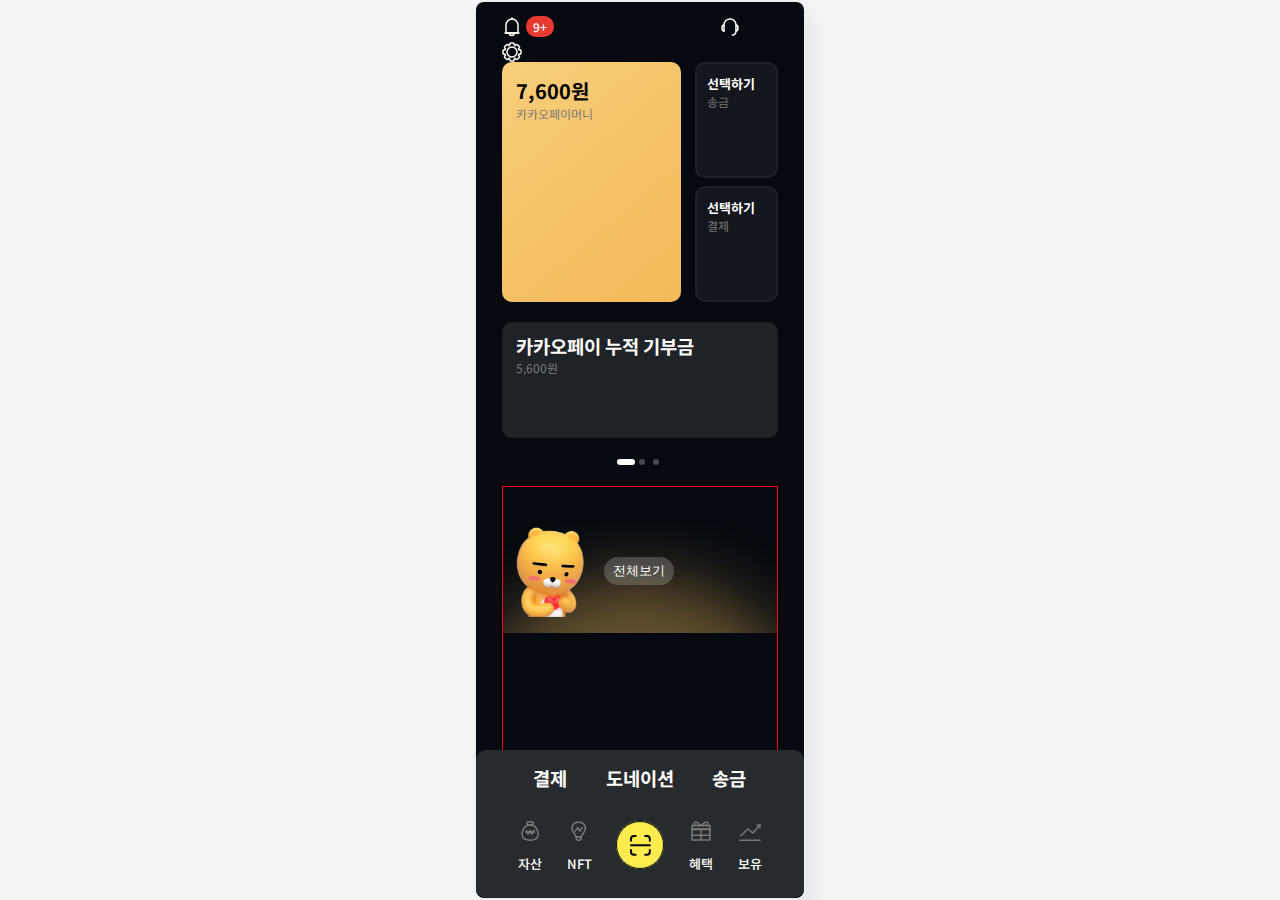
<file: index.html>
<!DOCTYPE html>
<html lang="en">
<head>
    <meta charset="UTF-8">
    <meta http-equiv="X-UA-Compatible" content="IE=edge">
    <meta name="viewport" content="width=device-width, initial-scale=1.0" user-scalable="yes">
    <link rel="preconnect" href="https://fonts.googleapis.com">
    <link rel="preconnect" href="https://fonts.gstatic.com" crossorigin>
    <link href="https://fonts.googleapis.com/css2?family=Noto+Sans+KR&display=swap" rel="stylesheet">
    <link rel="stylesheet" href="./css/style.css">
    <link rel="stylesheet" href="./css/moblie.css">
    <title>cojam-donation</title>
</head>
<body>
    <div id="wrapper">
        <div id="wrapper-inner">
            <nav class="top-bar">
                <ul class="top-bar-container">
                    <li><img src="./asset/img/icon/bell-white-icon.svg"></li>
                    <li><img src="./asset/img/icon/sounds-white-icon.svg"></li>
                    <li><img src="./asset/img/icon/setting-white-icon.svg"></li>
                </ul>
            </nav>

            <main class="content">
                <div class="have-money">
                    <div class="have-inner">
                        <h3>7,600원</h3>
                        <span>카카오페이머니</span>
                    </div>
                </div>

                <div class="chose-pay-twobox">
                    <div class="top-pay paybox">
                        <p class="paybox-tit">선택하기</p>
                        <span>송금</span>
                    </div>
                    <div class="bot-pay paybox">
                        <p class="paybox-tit">선택하기</p>
                        <span>결제</span>
                    </div>
                </div>

                <div class="donation-box">
                    <h3>카카오페이 누적 기부금</h3>
                    <span>5,600원</span>
                </div>

                <div id="jum-box">
                    <div class="long-box"></div>
                    <div class="shots-box"></div>
                    <div class="shots-box"></div>
                </div>
            </main>

            <div class="bot-img-btn">
                <button class="allsee-btn">전체보기</button>
                <div class="img-group">
                    <img src="./asset/img/contents/lion-3D.png" alt="카카오 라이언 3D">
                    <div class="home-bg"></div>
                </div>
            </div>

            <footer>
                <div class="footer-inner">
                    <div class="top-btn">
                        <h3><a href="">결제</a></h3>
                        <h3><a href="./home.html">도네이션</a></h3>
                        <h3><a href="">송금</a></h3>
                    </div>
                    <div class="bot-btn">
                        <nav>
                            <ul class="bot-menu">
                                <li>
                                    <a href="#">
                                        <p><img src="./asset/img/icon/money-gray-icon.svg" alt=""></p>
                                        <span>자산</span>
                                    </a>
                                </li>
                                <li>
                                    <a href="#">
                                        <p><img src="./asset/img/icon/nft-gray-icon.svg" alt=""></p>
                                        <span>NFT</span>
                                    </a>
                                </li>
                                <li>
                                    <a href="#">
                                        <img src="./asset/img/icon/payMain-lineBlack-icon.svg" alt="">
                                    </a>
                                </li>
                                <li>
                                    <a href="#">
                                        <p><img src="./asset/img/icon/benetfit-gray-icon.svg" alt=""></p>
                                        <span>혜택</span>
                                    </a>
                                </li>
                                <li>
                                    <a href="#">
                                        <p><img src="./asset/img/icon/have-gray-icon.svg" alt=""></p>
                                        <span>보유</span>
                                    </a>
                                </li>
                            </ul>
                        </nav>
                    </div>
                </div>
            </footer>
        </div>
    </div>
</body>
</html>
</file>
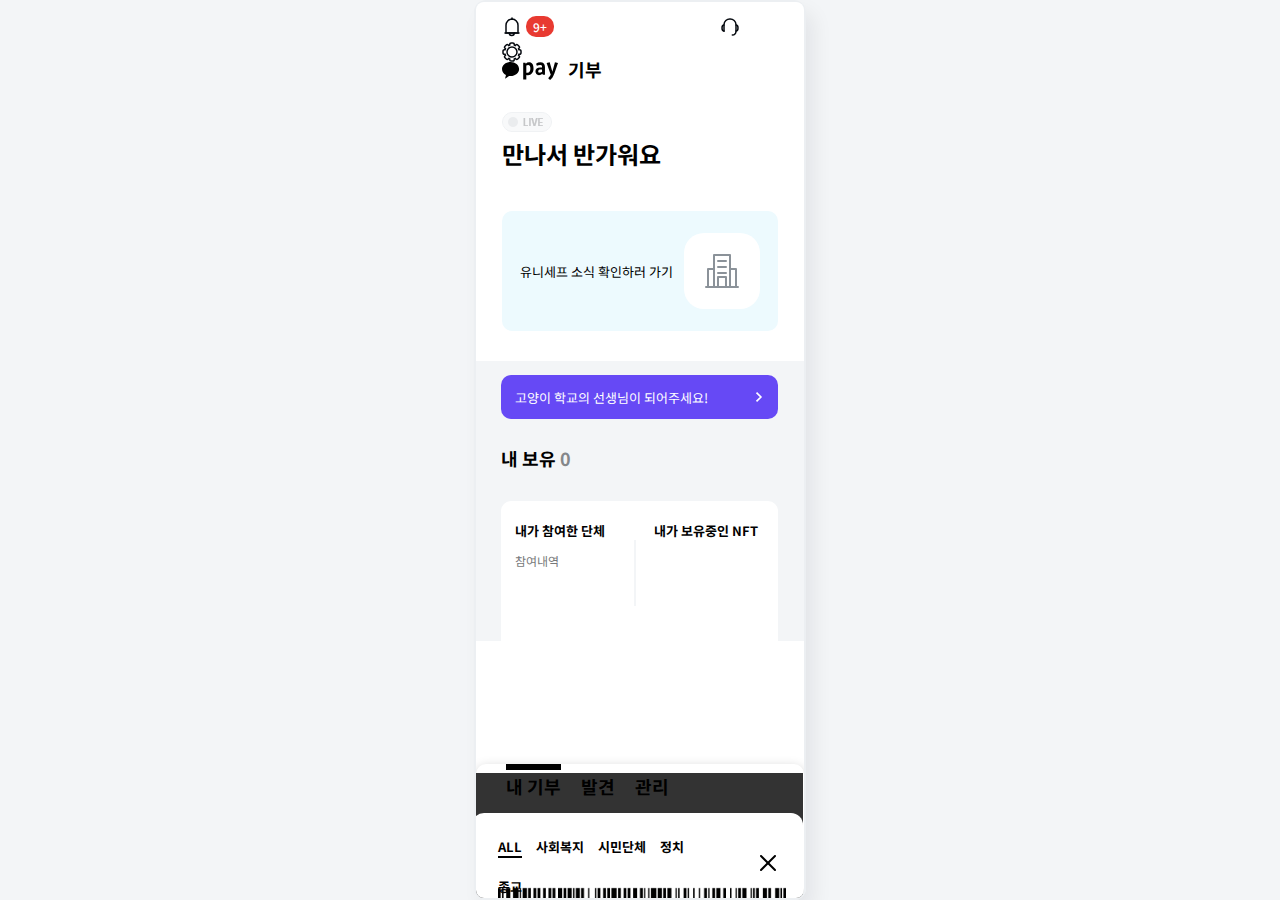
<file: home.html>
<!DOCTYPE html>
<html lang="en">
<head>
    <meta charset="UTF-8">
    <meta http-equiv="X-UA-Compatible" content="IE=edge">
    <meta name="viewport" content="width=device-width, initial-scale=1.0" user-scalable="yes">
    <link rel="preconnect" href="https://fonts.googleapis.com">
    <link rel="preconnect" href="https://fonts.gstatic.com" crossorigin>
    <link href="https://fonts.googleapis.com/css2?family=Noto+Sans+KR&display=swap" rel="stylesheet">
    <link rel="stylesheet" href="./css/style.css">
    <link rel="stylesheet" href="./css/moblie.css">
    <link rel="stylesheet" href="./css/whitever.css">
    <link rel="stylesheet" href="./css/font.css">
    <title>Cojam Donatio</title>
</head>
<body>
    <div id="wrapper">
        <div id="wrapper-inner02">
            <nav class="top-bar">
                <ul class="top-bar-container">
                    <li><img src="./asset/img/icon/bell-black-icon.svg"></li>
                    <li><img src="./asset/img/icon/sounds-black-icon.svg"></li>
                    <li><img src="./asset/img/icon/setting-black-icon.svg"></li>
                </ul>
            </nav>

            <div class="home-top-kakaologo">
                <img src="./asset/img/contents/kakaoPay-logo.svg" alt="kakao black logo">
                <h2>기부</h2>
            </div>

            <main>
                <img src="./asset/img/contents/live-content.png" alt="live">
                <h2>만나서 반가워요</h2>
                <div class="unicef-box">
                    <a href="./unicef.html">
                        <span>유니세프 소식 확인하러 가기</span>
                        <div class="icon-box"><img src="./asset/img/icon/unicef-right-icon.svg" alt="unicef-icon"></div>
                    </a>
                </div>

                <div class="bot-content">
                    <div class="bot-content-inner">
                        <p>
                        <button>
                            <a href="#">고양이 학교의 선생님이 되어주세요!</a>
                            <img src="./asset/img/icon/right-arrow-white-icon.svg" alt="">
                        </button>
                        </p>
                        <h2>내 보유 <span>0</span></h2>
    
                        <div class="leftgroup-rightNFT">
                            <div class="left">
                                <a href="#">
                                    <p class="btn brandclick-modal">내가 참여한 단체</p>
                                    <span>참여내역</span>
                                </a>
                            </div>
                            <div class="right">
                                <a href="./nft.html">
                                    <p>내가 보유중인 NFT</p>
                                </a>
                            </div>
                        </div>
                    </div>
                </div>
            </main>

            <div class="container">
                <div class="bran-btn-area">
                    <div class="modal">
                        <div class="body">
                            <div class="tabmenu">
                                <ul>
                                    <li id="tab1" class="btnCon">
                                        <input type="radio" name="tabmenu" id="tabmenu1" checked>
                                        <label for="tabmenu1"><span>ALL</span></label>
                                        <div class="tabCon" >
                                            <div class="brand-content">
                                                <figure>
                                                    <img src="./asset/img/icon/barcode.png" alt="">
                                                    <img src="./asset/img/contents/icon-2D.png" alt="">
                                                </figure>
                                                <div class="euent-area">
                                                    <div class="box">
                                                        <p class="top-tit">Euent</p>
                                                        <p>4월의 기부왕은?</p>
                                                    </div>
                                                    <div class="box">
                                                        <p class="top-tit">Euent</p>
                                                        <p>NFT 드랍 이벤트 <br> 알아보기</p>
                                                    </div>
                                                </div>
                                                    <div class="brand-list">
                                                        <ul>
                                                            <li>
                                                                <img src="./asset/img/logo/ALLlogo-01.png" alt="">
                                                                <span>사회복지공동모금회 <br>
                                                                    사랑의 열매
                                                                </span>
                                                                <h4>43,000</h4>
                                                            </li>
                                                            <li>
                                                                <img src="./asset/img/logo/ALLlogo-02.png" alt="">
                                                                <span>참여연대
                                                                </span>
                                                                <h4>1,004</h4>
                                                            </li>
                                                            <li>
                                                                <img src="./asset/img/logo/ALLlogo-03.png" alt="">
                                                                <span>더불어민주당
                                                                </span>
                                                                <h4>9,000</h4>
                                                            </li>
                                                            <li>
                                                                <img src="./asset/img/logo/ALLlogo-04.png" alt="">
                                                                <span>국민의 힘
                                                                </span>
                                                                <h4>7,500</h4>
                                                            </li>
                                                            <li>
                                                                <img src="./asset/img/logo/ALLlogo-05.png" alt="">
                                                                <span>유니세프
                                                                </span>
                                                                <h4>5,000</h4>
                                                            </li>
                                                        </ul>
                                                    </div>
                                            </div>
                                        </div>
                                    </li>  
            
                                    <li id="tab2" class="btnCon">
                                        <input type="radio" name="tabmenu" id="tabmenu2">
                                        <label for="tabmenu2"><span>사회복지</span></label>
                                        <div class="tabCon" >
                                            <div class="brand-content">
                                                <figure>
                                                    <img src="./asset/img/icon/barcode.png" alt="">
                                                    <img src="./asset/img/contents/icon-2D.png" alt="">
                                                </figure>
                                                <div class="euent-area">
                                                    <div class="box">
                                                        <p class="top-tit">Euent</p>
                                                        <p>4월의 기부왕은?</p>
                                                    </div>
                                                    <div class="box">
                                                        <p class="top-tit">Euent</p>
                                                        <p>NFT 드랍 이벤트 <br> 알아보기</p>
                                                    </div>
                                                </div>
                                                    <div class="brand-list">
                                                        <ul>
                                                            <li>
                                                                <img src="./asset/img/logo/socallogo-01.png" alt="">
                                                                <span>사회복지공동모금회 <br>
                                                                    사랑의 열매
                                                                </span>
                                                                <h4>43,000</h4>
                                                            </li>
                                                            <li>
                                                                <img src="./asset/img/logo/socallogo-02.png" alt="">
                                                                <span>초록우산 어린이재단
                                                                </span>
                                                                <h4>1,004</h4>
                                                            </li>
                                                            <li>
                                                                <img src="./asset/img/logo/socallogo-03.png" alt="">
                                                                <span>동물권행동 KARA
                                                                </span>
                                                                <h4>9,000</h4>
                                                            </li>
                                                            <li>
                                                                <img src="./asset/img/logo/socallogo-04.png" alt="">
                                                                <span>고양이 학교
                                                                </span>
                                                                <h4>7,500</h4>
                                                            </li>
                                                            <li>
                                                                <img src="./asset/img/logo/socallogo-05.png" alt="">
                                                                <span>유니세프
                                                                </span>
                                                                <h4>5,000</h4>
                                                            </li>
                                                        </ul>
                                                    </div>
                                            </div>
                                        </div>
                                    </li>   
            
                                    <li id="tab3" class="btnCon">
                                        <input type="radio" name="tabmenu" id="tabmenu3">
                                        <label for="tabmenu3"><span>시민단체</span></label>
                                        <div class="tabCon" >
                                            <div class="brand-content">
                                                <figure>
                                                    <img src="./asset/img/icon/barcode.png" alt="">
                                                    <img src="./asset/img/contents/icon-2D.png" alt="">
                                                </figure>
                                                <div class="euent-area">
                                                    <div class="box">
                                                        <p class="top-tit">Euent</p>
                                                        <p>4월의 기부왕은?</p>
                                                    </div>
                                                    <div class="box">
                                                        <p class="top-tit">Euent</p>
                                                        <p>NFT 드랍 이벤트 <br> 알아보기</p>
                                                    </div>
                                                </div>
                                                    <div class="brand-list">
                                                        <ul>
                                                            <li>
                                                                <img src="./asset/img/logo/peopleGruop-logo-01.png" alt="">
                                                                <span>참여연대
                                                                </span>
                                                                <h4>43,000</h4>
                                                            </li>
                                                            <li>
                                                                <img src="./asset/img/logo/peopleGruop-logo-02.png" alt="">
                                                                <span>YMCK
                                                                </span>
                                                                <h4>1,004</h4>
                                                            </li>
                                                            <li>
                                                                <img src="./asset/img/logo/peopleGruop-logo-03.png" alt="">
                                                                <span>5.18재단
                                                                </span>
                                                                <h4>9,000</h4>
                                                            </li>
                                                            <li>
                                                                <img src="./asset/img/logo/peopleGruop-logo-04.png" alt="">
                                                                <span>민주언론시민연합
                                                                </span>
                                                                <h4>7,500</h4>
                                                            </li>
                                                            <li>
                                                                <img src="./asset/img/logo/peopleGruop-logo-05.png" alt="">
                                                                <span>환경연합
                                                                </span>
                                                                <h4>5,000</h4>
                                                            </li>
                                                        </ul>
                                                    </div>
                                            </div>
                                        </div>
                                    </li>

                                    <li id="tab4" class="btnCon">
                                        <input type="radio" name="tabmenu" id="tabmenu4">
                                        <label for="tabmenu4"><span>정치</span></label>
                                        <div class="tabCon" >
                                            <div class="brand-content">
                                                <figure>
                                                    <img src="./asset/img/icon/barcode.png" alt="">
                                                    <img src="./asset/img/contents/icon-2D.png" alt="">
                                                </figure>
                                                <div class="euent-area">
                                                    <div class="box">
                                                        <p class="top-tit">Euent</p>
                                                        <p>4월의 기부왕은?</p>
                                                    </div>
                                                    <div class="box">
                                                        <p class="top-tit">Euent</p>
                                                        <p>NFT 드랍 이벤트 <br> 알아보기</p>
                                                    </div>
                                                </div>
                                                    <div class="brand-list">
                                                        <ul>
                                                            <li>
                                                                <img src="./asset/img/logo/politics-logo-01.png" alt="">
                                                                <span>더불어민주당
                                                                </span>
                                                                <h4>43,000</h4>
                                                            </li>
                                                            <li>
                                                                <img src="./asset/img/logo/politics-logo-02.png" alt="">
                                                                <span>국민의 힘
                                                                </span>
                                                                <h4>1,004</h4>
                                                            </li>
                                                            <li>
                                                                <img src="./asset/img/logo/politics-logo-03.png" alt="">
                                                                <span>도종환 국회의원
                                                                </span>
                                                                <h4>9,000</h4>
                                                            </li>
                                                            <li>
                                                                <img src="./asset/img/logo/politics-logo-04.png" alt="">
                                                                <span>홍준표 국회의원
                                                                </span>
                                                                <h4>7,500</h4>
                                                            </li>
                                                            <li>
                                                                <img src="./asset/img/logo/politics-logo-05.png" alt="">
                                                                <span>권성동 국회의원
                                                                </span>
                                                                <h4>5,000</h4>
                                                            </li>
                                                        </ul>
                                                    </div>
                                            </div>
                                        </div>
                                    </li>

                                    <li id="tab5" class="btnCon">
                                        <input type="radio" name="tabmenu" id="tabmenu5">
                                        <label for="tabmenu5"><span>종교</span></label>
                                        <div class="tabCon" >
                                            <div class="brand-content">
                                                <figure>
                                                    <img src="./asset/img/icon/barcode.png" alt="">
                                                    <img src="./asset/img/contents/icon-2D.png" alt="">
                                                </figure>
                                                <div class="euent-area">
                                                    <div class="box">
                                                        <p class="top-tit">Euent</p>
                                                        <p>4월의 기부왕은?</p>
                                                    </div>
                                                    <div class="box">
                                                        <p class="top-tit">Euent</p>
                                                        <p>NFT 드랍 이벤트 <br> 알아보기</p>
                                                    </div>
                                                </div>
                                                    <div class="brand-list">
                                                        <ul>
                                                            <li>
                                                                <img src="./asset/img/logo/religion-logo-01.png" alt="">
                                                                <span>여의도순복음교회
                                                                </span>
                                                                <h4>43,000</h4>
                                                            </li>
                                                            <li>
                                                                <img src="./asset/img/logo/religion-logo-02.png" alt="">
                                                                <span>온누리교회
                                                                </span>
                                                                <h4>1,004</h4>
                                                            </li>
                                                            <li>
                                                                <img src="./asset/img/logo/religion-logo-03.png" alt="">
                                                                <span>대한불교 조계종 조계사
                                                                </span>
                                                                <h4>9,000</h4>
                                                            </li>
                                                            <li>
                                                                <img src="./asset/img/logo/religion-logo-04.png" alt="">
                                                                <span>봉은사
                                                                </span>
                                                                <h4>7,500</h4>
                                                            </li>
                                                            <li>
                                                                <img src="./asset/img/logo/religion-logo-05.png" alt="">
                                                                <span>명동 대성당
                                                                </span>
                                                                <h4>5,000</h4>
                                                            </li>
                                                        </ul>
                                                    </div>
                                            </div>
                                        </div>
                                    </li>
                                </ul>
                                <img class="close-icon brand-close-modal" src="./asset/img/icon/close-black-icon.svg" alt="">
                            </div>
                        </div>
                    </div>
                </div>
            </div>

            <div id="doc-bar">
                <div class="doc-bar-inner">
                    <div class="home-top-btn">
                        <h3><a href="">내 기부</a></h3>
                        <h3><a href="">발견</a></h3>
                        <h3><a href="">관리</a></h3>
                    </div>
                    <div class="home-bot-btn">
                        <nav>
                            <ul class="home-bot-menu">
                                <li>
                                    <a href="./index.html">
                                        <p><img src="./asset/img/icon/money-gray-icon.svg" alt=""></p>
                                        <p><span>자산</span></p>
                                    </a>
                                </li>
                                <li>
                                    <a href="#">
                                        <p><img src="./asset/img/icon/nft-gray-icon.svg" alt=""></p>
                                        <p><span>NFT</span></p>
                                    </a>
                                </li>
                                <li>
                                    <a href="./home.html">
                                        <p><img src="./asset/img/icon/home-gray-icon.svg" alt=""></p>
                                        <p><span>홈</span></p>
                                    </a>
                                </li>
                                <li>
                                    <a href="#">
                                        <p><img src="./asset/img/icon/benetfit-gray-icon.svg" alt=""></p>
                                        <p><span>혜택</span></p>
                                    </a>
                                </li>
                                <li>
                                    <a href="#">
                                        <p><img src="./asset/img/icon/have-gray-icon.svg" alt=""></p>
                                        <p><span>보유</span></p>
                                    </a>
                                </li>
                            </ul>
                        </nav>
                    </div>
                </div>
            </div>
            
        </div>
    </div>

    <script src="https://code.jquery.com/jquery-3.6.0.min.js" integrity="sha256-/xUj+3OJU5yExlq6GSYGSHk7tPXikynS7ogEvDej/m4=" crossorigin="anonymous"></script>
    <script src="./js/modal.js"></script>
</body>
</html>
</file>
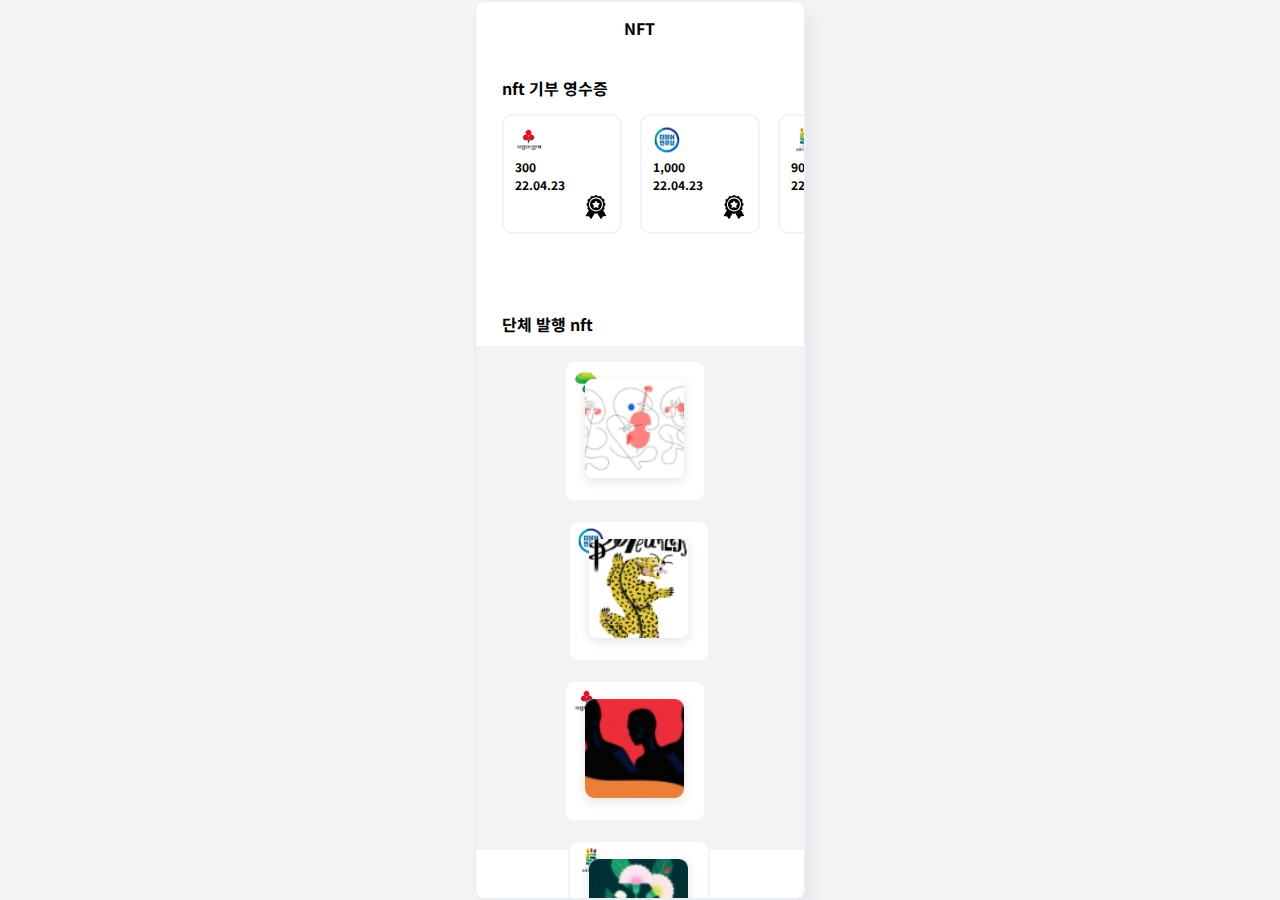
<file: nft.html>
<!DOCTYPE html>
<html lang="en">
<head>
    <meta charset="UTF-8">
    <meta http-equiv="X-UA-Compatible" content="IE=edge">
    <meta name="viewport" content="width=device-width, initial-scale=1.0" user-scalable="yes">
    <link rel="preconnect" href="https://fonts.googleapis.com">
    <link rel="preconnect" href="https://fonts.gstatic.com" crossorigin>
    <link href="https://fonts.googleapis.com/css2?family=Noto+Sans+KR&display=swap" rel="stylesheet">
    <link rel="stylesheet" href="./css/style.css">
    <link rel="stylesheet" href="./css/moblie.css">
    <link rel="stylesheet" href="./css/whitever.css">
    <link rel="stylesheet" href="./css/font.css">
    <title>Cojam Donation</title>
</head>
<body>
    <div id="wrapper">
        <div id="wrapper-inner02">
            <div class="head">
                <h4>NFT</h4>
            </div>

            <div class="pay-paper">
                <h4>nft 기부 영수증</h4>
                <div class="paperitems-inner">
                <div class="paper-box">
                    <div class="paperbox-inner">
                        <div class="paperbox-top">
                            <img src="./asset/img/logo/paperlogo-01.png" alt="">
                            <p>22.04.23</p>
                            <p>300</p>
                        </div>
                        <div class="paperbox-bot"><img src="./asset/img/icon/premium-badge-svgrepo-com.svg" alt=""></div>
                    </div>
                </div>
                <div class="paper-box">
                    <div class="paperbox-inner">
                        <div class="paperbox-top">
                            <img src="./asset/img/logo/paperlogo-02.png" alt="">
                            <p>22.04.23</p>
                            <p>1,000</p>
                        </div>
                        <div class="paperbox-bot"><img src="./asset/img/icon/premium-badge-svgrepo-com.svg" alt=""></div>
                    </div>
                </div>
                <div class="paper-box">
                    <div class="paperbox-inner">
                        <div class="paperbox-top">
                            <img src="./asset/img/logo/paperlogo-03.png" alt="">
                            <p>22.04.23</p>
                            <p>900</p>
                        </div>
                        <div class="paperbox-bot"><img src="./asset/img/icon/premium-badge-svgrepo-com.svg" alt=""></div>
                    </div>
                </div>
                </div>
            </div>

            <div class="nftbox-container">
                <h4>단체 발행 nft</h4>
                <div class="nftbox-inner">
                    <ul>
                        <li>
                            <div class="small-boxnft">
                                <img src="./asset/img/logo/paperlogo-04.png" alt="">
                                <div class="nth-items">
                                    <img src="./asset/img/contents/nft01.jpg" alt="">
                                </div>
                            </div>
                        </li>
                        <li>
                            <div class="small-boxnft">
                                <img src="./asset/img/logo/paperlogo-02.png" alt="">
                                <div class="nth-items">
                                    <img src="./asset/img/contents/nft02.jpg" alt="">
                                </div>
                            </div>
                        </li>
                        <li>
                            <div class="small-boxnft">
                                <img src="./asset/img/logo/paperlogo-01.png" alt="">
                                <div class="nth-items">
                                    <img src="./asset/img/contents/nft03.jpg" alt="">
                                </div>
                            </div>
                        </li>
                        <li>
                            <div class="small-boxnft">
                                <img src="./asset/img/logo/paperlogo-03.png" alt="">
                                <div class="nth-items">
                                    <img src="./asset/img/contents/nft04.jpg" alt="">
                                </div>
                            </div>
                        </li>
                        <li>
                            <div class="small-boxnft">
                                <img src="./asset/img/logo/paperlogo-05.png" alt="">
                                <div class="nth-items">
                                    <img src="./asset/img/contents/nft05.jpg" alt="">
                                </div>
                            </div>
                        </li>
                        <li>
                            <div class="small-boxnft">
                                <img src="./asset/img/logo/paperlogo-06.png" alt="">
                                <div class="nth-items">
                                    <img src="./asset/img/contents/nft06.jpg" alt="">
                                </div>
                            </div>
                        </li>
                    </ul>
                </div>
            </div>
        </div>
    </div>

</body>
</html>
</file>
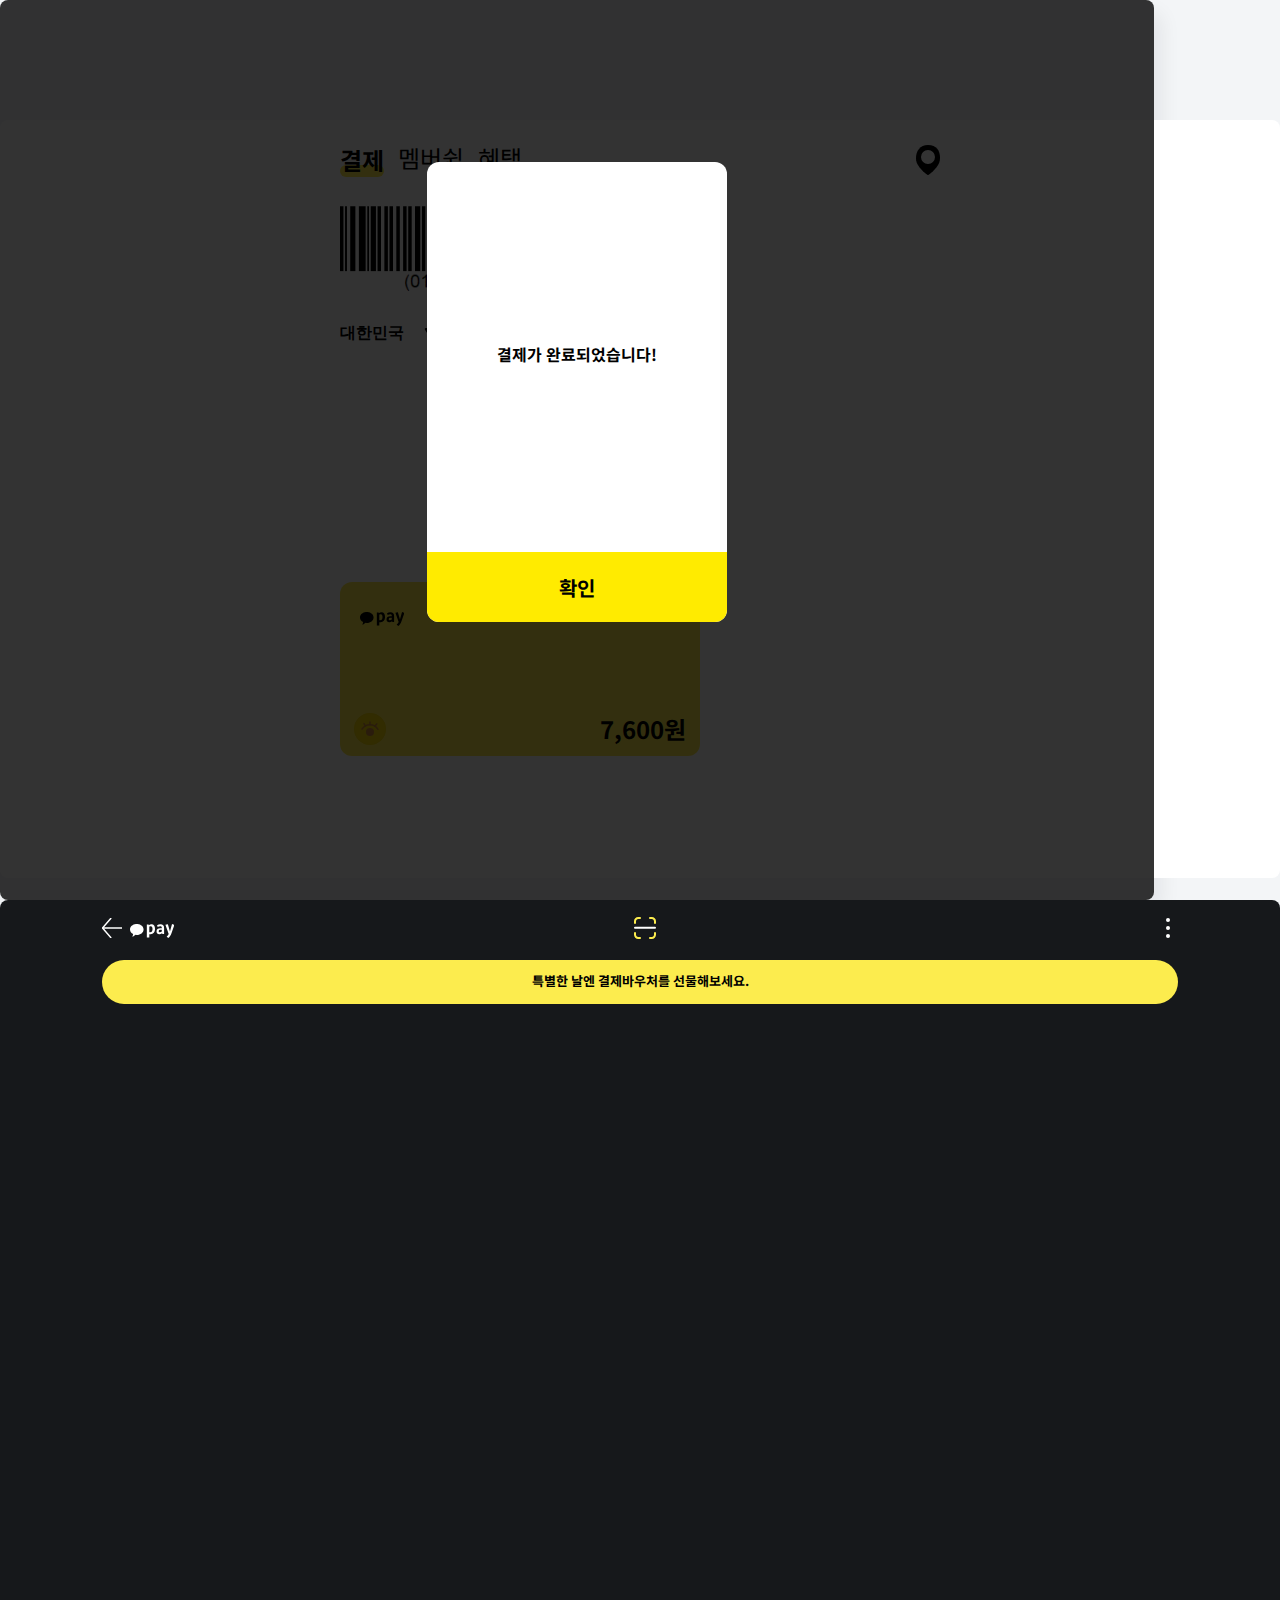
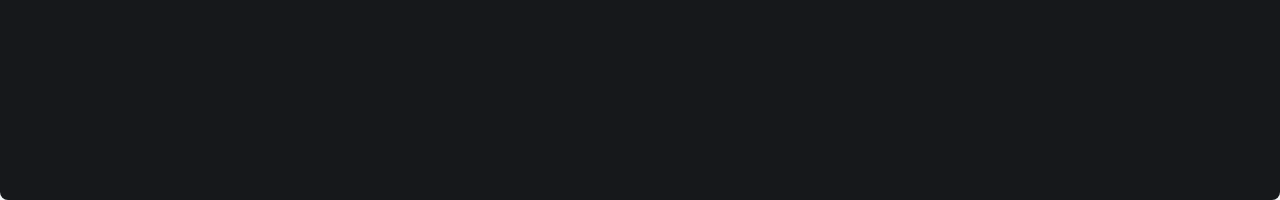
<file: pay.html>
<!DOCTYPE html>
<html lang="en">
<head>
    <meta charset="UTF-8">
    <meta http-equiv="X-UA-Compatible" content="IE=edge">
    <meta name="viewport" content="width=device-width, initial-scale=1.0" user-scalable="yes">
    <link rel="preconnect" href="https://fonts.googleapis.com">
    <link rel="preconnect" href="https://fonts.gstatic.com" crossorigin>
    <link href="https://fonts.googleapis.com/css2?family=Noto+Sans+KR&display=swap" rel="stylesheet">
    <link rel="stylesheet" href="./css/paystyle.css">
    <link rel="stylesheet" href="./css/moblie.css">
    <title>Document</title>
</head>
<body>
    <div id="pay">
        <div class="modal">
            <div class="modal-content">
                <div class="modalcont-inner">
                    <p>결제가 완료되었습니다!</p>
                    <button class="close-modal"title="클릭하면 창이 닫힙니다."><p>확인</p></button>
                </div>
            </div>
        </div>

        <div class="pay-inner">
            <nav class="payTop-bar">
                <ul>
                    <li><a href="./home.html"><img src="./asset/img/logo/kakaoPat-white-logo.svg"></a></li>
                    <li><img src="./asset/img/icon/payMain-linewhite-icon.svg"></li>
                    <li><img src="./asset/img/icon/hambuger-white-icon.svg"></li>
                </ul>
            </nav>

            <button class="btn-gift"><a href="#">특별한 날엔 결제바우처를 선물해보세요.</a></button>
        </div>
        <div class="paycontent-container">
            <div class="paycontent-inner">
                <div class="tabmenu">
                    <ul>
                      <li id="tab1" class="btnCon"> 
                        <input type="radio" checked name="tabmenu" id="tabmenu1">
                        <label for="tabmenu1"><span>결제</span></label>
                        <div class="tabCon" >
                            <div class="pay-content">
                                <img src="./asset/img/icon/barcode.png" alt="">

                                <div class="nation-cont">
                                    <select>
                                        <option style="color:black ;">대한민국</option>
                                        <option style="color:black ;">미국</option>
                                        <option style="color:black ;">일본</option>
                                    </select>
                                    <img src="./asset/img/icon/loding-gray-icon.svg" alt="">
                                </div>

                                <a href="">
                                <div class="pay-box">
                                    <img src="./asset/img/logo/kakao-pay-black-logo.svg" alt="kakao-pay-black-logo">
                                    <div class="pay-box-numIcon">
                                        <img src="./asset/img/logo/eye-yellow.svg" alt="">
                                        <span>7,600원</span>
                                    </div>
                                </div>
                                </a>
                            </div>
                        </div>
                      </li>

                      <li id="tab2" class="btnCon">
                        <input type="radio" name="tabmenu" id="tabmenu2">
                        <label for="tabmenu2"><span>멤버쉽</span></label>
                        <div class="tabCon" >
                            It is a long established
                        </div>
                      </li>   

                      <li id="tab3" class="btnCon">
                        <input type="radio" name="tabmenu" id="tabmenu3">
                        <label for="tabmenu3"><span>혜택</span></label>
                        <div class="tabCon" >
                            There are many variations
                        </div>
                      </li>
                    </ul>
                    <img src="./asset/img/icon/position-black-icon.svg" alt="">
                </div>


            </div>
        </div>
    </div>

    <script src="https://code.jquery.com/jquery-3.6.0.min.js" integrity="sha256-/xUj+3OJU5yExlq6GSYGSHk7tPXikynS7ogEvDej/m4=" crossorigin="anonymous"></script>
    <script src="./js/modal.js"></script>
</body>
</html>
</file>
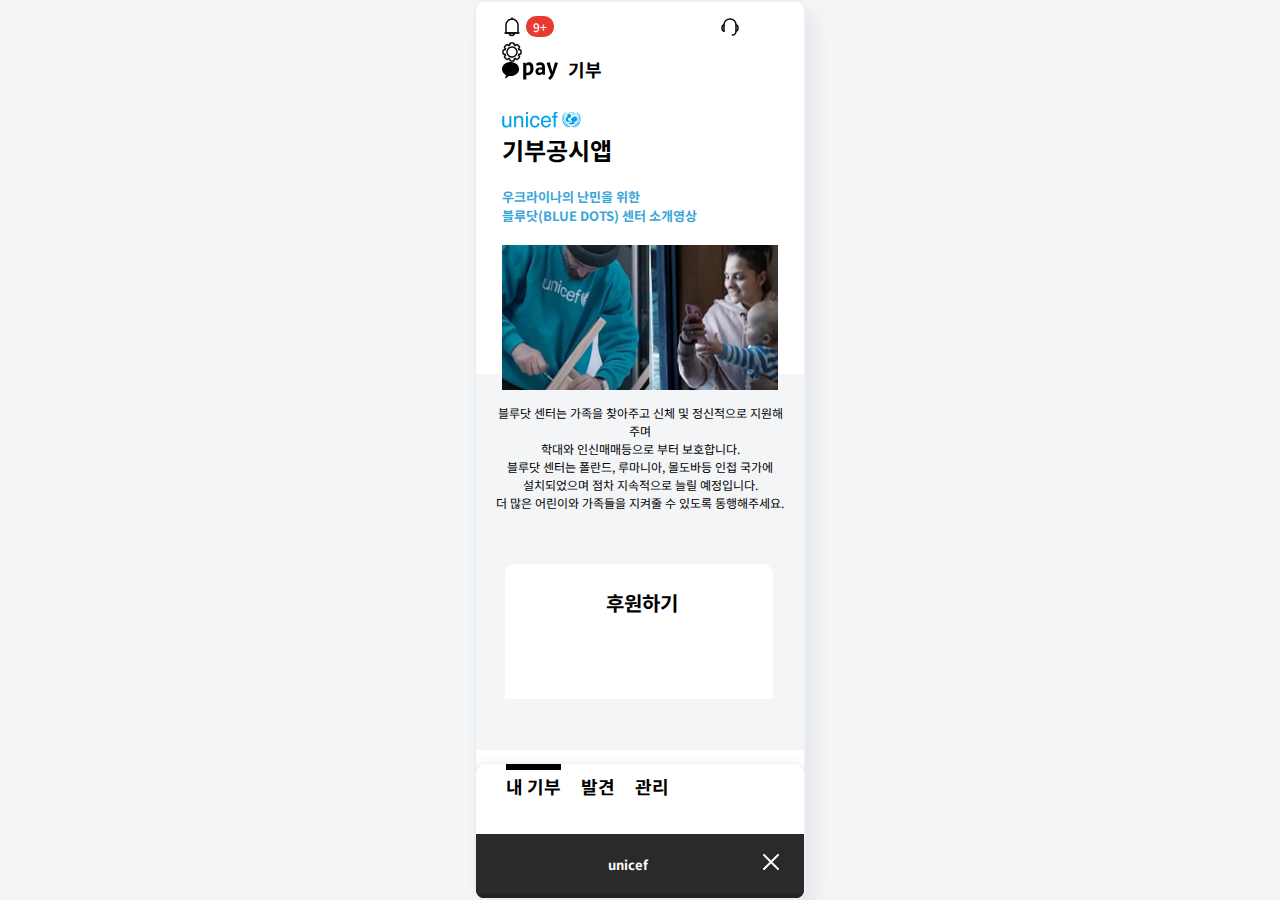
<file: unicef.html>
<!DOCTYPE html>
<html lang="en">
<head>
    <meta charset="UTF-8">
    <meta http-equiv="X-UA-Compatible" content="IE=edge">
    <meta name="viewport" content="width=device-width, initial-scale=1.0" user-scalable="yes">
    <link rel="preconnect" href="https://fonts.googleapis.com">
    <link rel="preconnect" href="https://fonts.gstatic.com" crossorigin>
    <link href="https://fonts.googleapis.com/css2?family=Noto+Sans+KR&display=swap" rel="stylesheet">
    <link rel="stylesheet" href="./css/style.css">
    <link rel="stylesheet" href="./css/moblie.css">
    <link rel="stylesheet" href="./css/whitever.css">
    <link rel="stylesheet" href="./css/font.css">
    <title>Document</title>
</head>
<body>
    <div id="wrapper">
        <div id="wrapper-inner02">
            <nav class="top-bar">
                <ul class="top-bar-container">
                    <li><img src="./asset/img/icon/bell-black-icon.svg"></li>
                    <li><img src="./asset/img/icon/sounds-black-icon.svg"></li>
                    <li><img src="./asset/img/icon/setting-black-icon.svg"></li>
                </ul>
            </nav>

            <div class="home-top-kakaologo">
                <img src="./asset/img/contents/kakaoPay-logo.svg" alt="kakao black logo">
                <h2>기부</h2>
            </div>

            <main>
                <img src="./asset/img/logo/unicef-logo.png" alt="">
                <h2>기부공시앱</h2>
                <p class="blue">우크라이나의 난민을 위한
                   <br> 블루닷(BLUE DOTS) 센터 소개영상
                </p>
                <div id="blue-dots"></div>
                <div class="blue-bg-continer">
                    <div class="blue-bg-continer-inner">
                        <p>블루닷 센터는 가족을 찾아주고 신체 및 정신적으로 지원해주며<br>
                            학대와 인신매매등으로 부터 보호합니다.<br> 
                            블루닷 센터는 폴란드, 루마니아, 몰도바등 인접 국가에<br>
                            설치되었으며 점차 지속적으로 늘릴 예정입니다.<br>
                            더 많은 어린이와 가족들을 지켜줄 수 있도록 동행해주세요.
                        </p>
                    </div>

                    <div class="modal-container">
                        <div class="donation-btn-area">
                            <div class="modal-open-bgarea"><a class="btn js-click-modal" href="#">후원하기</a></div>
                            <div id="modal">
                                <div class="modal-inner">
                                    <div class="header">
                                        <h4>unicef</h4>
                                        <button><a class="btn js-close-modal"><img src="./asset/img/icon/close-white-icon.svg" alt=""></a></button>
                                    </div>
                                    <div class="body">
                                        <div class="brand-area">
                                            <div class="brand-area-inner">
                                                <a href="https://www.unicef.or.kr/"><img src="./asset/img/logo/unicef-logo.png" alt=""></a>
                                                <p><button><a href="https://www.unicef.or.kr/">공식 홈페이지</a></button></p>
                                            </div>
                                        </div>

                                        <div class="info-agress-cont">
                                            <div class="email-box"><div><span>이메일 주소</span></div></div>
                                            <div class="info-agree">
                                                <p id="agreetit" class="first-agree">
                                                    <img src="./asset/img/icon/chcekBox-gray-icon.svg" alt="">
                                                    <span>개인정보 제3자 제공 동의(필수)</span>
                                                </p>
                                                <p id="agreetit" class="secon-agree">
                                                    <img src="./asset/img/icon/chcekBox-gray-icon.svg" alt="">
                                                    <span>제휴사 약관</span>
                                                </p>
                                                <nav class="detail-agree-cont">
                                                    <ul>
                                                        <li>이용약관 (필수)</li>
                                                        <li>개인정보 제공에 대한 동의 (필수)</li>
                                                        <li>개인정보 수집 및 이용에 대한 동의 (필수)</li>
                                                        <li>개인정보 선택적 수집 및 이용에 대한 동의 (선택)</li>
                                                        <li>이메일 수신동의 (선택)</li>
                                                        <li>SMS 수신동의 (선택)</li>
                                                        <li>전화 수신동의 (선택)</li>
                                                    </ul>
                                                </nav>

                                                <nav class="chooes-agree-cont">
                                                    <ul>
                                                        <li>
                                                            <p>후원선택</p>
                                                            <div class="btn-group">
                                                                <button><span>정기</span></button>
                                                                <button><span>일시</span></button>
                                                                <button><span>연</span></button>
                                                            </div>
                                                        </li>
                                                        <li>
                                                            <p>후원금액</p>
                                                            <div class="btn-group">
                                                                <button><span>1,000</span></button>
                                                                <button><span>5,000</span></button>
                                                                <button><span>10,000</span></button>
                                                                <button><span>직접입력</span></button>
                                                            </div>
                                                        </li>
                                                        <li>
                                                            <p>후원선택</p>
                                                            <div class="btn-group">
                                                                <button><span>5</span></button>
                                                                <button><span>10</span></button>
                                                                <button><span>15</span></button>
                                                                <button><span>20</span></button>
                                                                <button><span>25</span></button>
                                                            </div>
                                                        </li>
                                                    </ul>
                                                </nav>
                                            </div>
                                        </div>
                                    </div>
                                    <p class="next-btn-container"><button class="next-btn"><a href="./pay.html">연결하기</a></button></p>
                                </div> 
                            </div>
                        </div>
                    </div>
                </div>
            </main>


            <div id="doc-bar">
                <div class="doc-bar-inner">
                    <div class="home-top-btn">
                        <h3><a href="">내 기부</a></h3>
                        <h3><a href="">발견</a></h3>
                        <h3><a href="">관리</a></h3>
                    </div>
                    <div class="home-bot-btn">
                        <nav>
                            <ul class="home-bot-menu">
                                <li>
                                    <a href="./index.html">
                                        <p><img src="./asset/img/icon/money-gray-icon.svg" alt=""></p>
                                        <p><span>자산</span></p>
                                    </a>
                                </li>
                                <li>
                                    <a href="#">
                                        <p><img src="./asset/img/icon/nft-gray-icon.svg" alt=""></p>
                                        <p><span>NFT</span></p>
                                    </a>
                                </li>
                                <li>
                                    <a href="./home.html">
                                        <p><img src="./asset/img/icon/home-gray-icon.svg" alt=""></p>
                                        <p><span>홈</span></p>
                                    </a>
                                </li>
                                <li>
                                    <a href="#">
                                        <p><img src="./asset/img/icon/benetfit-gray-icon.svg" alt=""></p>
                                        <p><span>혜택</span></p>
                                    </a>
                                </li>
                                <li>
                                    <a href="#">
                                        <p><img src="./asset/img/icon/have-gray-icon.svg" alt=""></p>
                                        <p><span>보유</span></p>
                                    </a>
                                </li>
                            </ul>
                        </nav>
                    </div>
                </div>
            </div>
            
        </div>
    </div>

    <script src="https://code.jquery.com/jquery-3.6.0.min.js" integrity="sha256-/xUj+3OJU5yExlq6GSYGSHk7tPXikynS7ogEvDej/m4=" crossorigin="anonymous"></script>
    <script src="./js/modal.js"></script>
</body>
</html>
</file>
<file: css/style.css>
@import url('https://fonts.googleapis.com/css2?family=Noto+Sans+KR&display=swap');

*{
    margin: 0;
    padding: 0;
    box-sizing: border-box;
}
body{
    background-color: #F3F5F7;
    display: flex;
    align-items: center;
    justify-content: center;
    position: relative;
}

/* 기본 셋팅 */
ul{list-style: none;}
li, a, span{text-decoration: none;}
li, a, p, span, h1, h2, h3, h4, h5{color: white; font-family: 'Noto Sans KR', sans-serif;}


/* 본 셋팅 */
#wrapper{
    width: 26%;
    height: 100vh;
    border: 2px solid #ECEFF2;
    border-radius: 12px;
    box-shadow: 8px 12px 20px rgba(1, 0, 29, 0.068);
    margin: auto;
    display: flex;
    align-items: center;
    justify-content: center;
}
#wrapper-inner,
#wrapper-inner02{
    width: 100%;
    height: 100%;
    padding: 0 8%;
    border-radius: 8px;
    position: relative;
    overflow: hidden;
}
#wrapper-inner{ background-color: #060A10;}
#wrapper-inner02{ background-color: white;}

.top-bar{
    width: 100%; 
    height: 60px;  
    display: flex; 
    align-items: center; 
    justify-content: center;
}
.top-bar-container{width: 100%; height: 30px;}
.top-bar-container > li{display: inline-block; margin-right: 20px;}
.top-bar-container > li:nth-child(1)::after{
    content:"9+";
    background-color: #E83A31;
    border-radius: 10px;
    font-size: 12px;
    font-weight: 500;
    padding: 2px 7px;
    position: relative;
    top: -5px;
    left: 4px;
}
.top-bar-container > li:nth-child(2){margin-left: 53%;}
.top-bar-container > li:nth-child(3){margin-right: 0px;}

.content{width: 100%; position: relative;}
.have-money{
    width: 65%;
    height: 240px;
    border-radius: 10px;
    background: linear-gradient(140deg, #F7CE7B, #F4B956);
}
.have-inner{width: 100%; height: 50%; position: relative; top: 14px;}
.have-money > .have-inner > h3,
.have-money > .have-inner > span{margin-left: 14px;}
.have-money > .have-inner > h3{color: black; font-size: 20px;}
.have-money > .have-inner > span, 
.donation-box > span{color: #77797A; font-size: 12px;}
.paybox{
    position: absolute; 
    right: 0; 
    width: 30%; 
    height: 116px;
    background: linear-gradient(140deg, #13161C, #13161C);
    border: 2px solid #1F2228;
    border-radius: 10px;
}
.paybox:nth-child(1){top: 0;}
.paybox-tit{font-size: 13px; font-weight: 700; margin-top: 10px; margin-left: 10px;}
.paybox > span{font-size: 12px; color: #77797A; margin-left: 10px;}
.bot-pay{top: 124px;}
.donation-box{
    width: 100%; 
    height: 116px; 
    margin-top: 20px;
    background-color: #1F2328; 
    border-radius: 10px;
}
.donation-box > h3{position: relative; top: 10px; left: 14px;}
.donation-box > span{position: relative; top: 10px; left: 14px;}

#jum-box{
    width: 100%; 
    height: 20px; 
    margin: 14px auto;
    display: flex;
    align-items: center;
    justify-content: center;
}
.long-box{background-color: white; width: 18px; height: 6px; border-radius: 3px;}
.shots-box{background-color: #474A4E; width: 6px; height: 6px; border-radius: 50%; margin: 0 4px;}


.bot-img-btn{
    width: 100%; 
    height: 100%;
    position: relative;
    border: 1px solid red;
}

 .allsee-btn {
    position: relative;
    top: 120px;
    left: 55%;
    transform: translate(-50px , -50px);
    color: white; 
    width: 70px; 
    height: 28px;
    border: none;
    border-radius: 14px;
    background-color: rgba(255, 255, 255, 0.2);
    font-weight: 500;
}

.img-group > img{position:absolute; text-align: center;}
.img-group > img:nth-child(1){position:absolute; margin-top: 10px;}
.home-bg{
    width: 100%;
    height: 14vh;
    background: url(../asset/img/contents/orange-bleur.png) no-repeat center center;
    display: inline-block;
} 
/* 하단 메뉴 */
footer{
    width: 100%; 
    height: 148px; 
    border-radius: 10px; 
    background-color: #282B2D;
    position: absolute;
    bottom: 0;
    left: 0;
}
.footer-inner{width: 100%; height: 100%; padding: 0 30px;}
.top-btn{width: 100%; height: 38px;}
.top-btn > h3{width: 33.3%; float: left; text-align: center; margin-top: 14px;}
.bot-btn{width: 100%; margin-top: 30px;}
.bot-menu{width: 100%; display: flex; align-items: center; justify-content: center; margin: auto;}
.bot-menu > li{display: inline-block; margin: auto; padding: 1% 4%;}
.bot-menu > li > a{text-align: center;}
.bot-menu > li > a > p{margin-bottom: 4px;}
.bot-menu > li > a > span{font-size: 13px; font-weight: 500;}
</file>
<file: css/moblie.css>
@media (min-width: 360px) and (max-width: 768px) {

    #wrapper,
    #pay{
        width: 100vw;
        height: 100vh;
        border: none;
        box-shadow: none;
        border-radius: 12px;
    }
    #wrapper-inner,
    #wrapper-inner02,
    #pay-inner03{
        padding: 0 30px;
        width: 100%;
        height: 100%;
        border-radius: 0px;
    }

    .pay-inner{border-radius: 0px;}

    .modal{border-radius: 0px;}
}
</file>
<file: css/whitever.css>
@import url('https://fonts.googleapis.com/css2?family=Noto+Sans+KR&display=swap');

*{
    margin: 0;
    padding: 0;
    box-sizing: border-box;
}
body{background-color: #F3F5F7;}
li, a, p, span, h1, h2, h3, h4, h5{font-family: 'Noto Sans KR', sans-serif;}

/* 기본 셋팅 */
ul{list-style: none;}
li, a, span{text-decoration: none;}


/* 홈 영역 */
.home-top-kakaologo{position: relative;}
.home-top-kakaologo > img,
.home-top-kakaologo > h2{position: absolute;}
.home-top-kakaologo > h2{
    font-size: 18px; 
    font-weight: 700; 
    top: -6px; 
    left: 66px;
}

.top-bar-container > li:nth-child(1)::after{
    content:"9+";
    background-color: #E83A31;
    border-radius: 10px;
    font-size: 12px;
    font-weight: 500;
    padding: 2px 7px;
    position: relative;
    top: -5px;
    left: 4px;
    color: white;
}

main{margin-top: 50px;}
.unicef-box{
    width: 100%; 
    height: 120px; 
    border-radius: 10px; 
    background-color: #EDFAFE;
    margin-top: 40px;
}
.unicef-box > a{
    display: flex; 
    align-items: center; 
    justify-content: space-between;
    position: relative;
    top: 22px;
}
.unicef-box > a > span{font-size: 13px; margin-left: 18px;}
.unicef-box > a > .icon-box{
    width: 76px;
    height: 76px; 
    border-radius: 20px; 
    background-color: white;
    text-align: center;
    display: flex;
    align-items: center;
    justify-content: center;
    margin-right: 18px;
}

.bot-content{
    position: relative;
    left: -10%;
    width: 121%;
    margin-top: 30px;  
    height: 280px; 
    background-color: #F3F5F7;
}
.bot-content-inner{width: 99%; padding: 0 8%;}
.bot-content-inner > p{position: relative; top: 14px;}
.bot-content-inner > p > button {
    margin-top: 18px;
    width: 100%;
    height: 44px; 
    border-radius: 10px; 
    background-color: #6649F5;
    border: none;
    display: flex;
    align-items: center;
    justify-content: space-between;
}
.bot-content-inner > p > button > a{color: white; font-size: 13px; float: left; margin: 0 0 0 5%;}
.bot-content-inner > p > button > img{
    width: 10px;
    height: 10px;
    margin-right: 14px;
}
.bot-content-inner > h2{font-size: 18px; font-weight: 700px; margin: 40px 0 30px 0;}
.bot-content-inner > h2 > span{color: #84878A;}

.leftgroup-rightNFT{
    width: 100%; 
    height: 180px; 
    background-color: white; 
    border-radius: 10px;
    display: flex;
    justify-content: space-between;
}
.leftgroup-rightNFT > .left::after{
    content: "";
    border-right: 2px solid #F3F5F7;
    width: 50%;
    height: 66px;
    display: inline-block;
    margin-left: 2px;
}
.left > a > span{position: relative; top: -40px;}
.left, .right{width: 50%; height: 100%;}
.left > a > p,
.right > a > p{font-size: 13px; font-weight: 700; margin-top: 20px; margin-left: 14px;}
.left > a > span,
.right > a > span{font-size: 12px; color: #77797A; margin-left: 14px;}


#doc-bar{
    width: 100%; 
    height: 134px; 
    border-radius: 10px; 
    background-color: white;
    position: absolute;
    bottom: 0;
    left: 0;
    box-shadow: 0 3px 12px rgba(0, 0, 0, 0.2);
}
.doc-bar-inner{width: 100%; height: 100%; padding: 0 30px;}
.home-top-btn{width: 100%; height: 38px;}
.home-top-btn > h3{text-align: left; margin-right: 20px; float: left; padding: 1% 0;}
.home-top-btn > h3 > a{font-size: 18px;}
.home-top-btn > h3:nth-child(1){border-top: 6px solid black;}
.home-top-btn > h3:nth-child(2),
.home-top-btn > h3:nth-child(3){margin-top: 6px;}
.home-bot-btn{width: 100%; margin-top: 30px;}
.home-bot-btn{width: 100%;}
.home-bot-menu{display: flex; align-items: center; justify-content: center;}
.home-bot-menu > li{ display: inline-block; padding: 2% 6%;}
.home-bot-menu > li > a{text-align: center;}
.home-bot-menu > li > a > p{margin-bottom: 4px;}
.home-bot-menu > li > a > p > span{text-align: center; font-size: 13px; font-weight: 500;}


/*unicef page*/
main > #blue-dots{position: relative; z-index: 1;}
.blue{font-size: 13px; color: #39A6D9; font-weight: 700; margin: 20px 0;}
.blue-bg-continer{ 
    position: relative;
    top: -20px;
    left: -30px;
    width: 121%; 
    height: 376px; 
    background-color: #F3F5F7;
}
.blue-bg-continer-inner{width: 99%; padding: 0 30px;}
.blue-bg-continer-inner > p{
    width: 108%; 
    position: relative; 
    top: 30px; 
    left: -8px; 
    font-size: 12px; 
    text-align: center;
    line-height: 18px;
}
#blue-dots{
    width: 100%;
    height: 145px; 
    background: url(../asset/img/contents/unicef-people-image.png) no-repeat center center; 
    display: inline-block;
}
.modal-container,
.container{
    width: 100%;
}
.modal-container > .donation-btn-area,
.container > .bran-btn-area{
    margin-top: 82px;
    width: 100%; 
    position: relative;
}
.donation-btn-area > .modal-open-bgarea{
    width: 80%;
    height: 15vh;
    padding: 0 8%;
    background-color: white;
    border-radius: 10px 10px 0 0;
    text-align: center;
    margin: 0 auto;
    position: relative;
}
.donation-btn-area > .modal-open-bgarea > a{
    padding: 10px 20px; 
    position: absolute; 
    top: 14px; 
    left: 30%;
    font-size: 20px; 
    font-weight: 700; 
    text-align: center;
}

#modal{
    position: absolute;
    top: 200%;
    width: 100%;
    height: 100vh;
    z-index: 102;
    background-color: #16181B;
    margin: 0 auto;
    transition: all 600ms cubic-bezier(0.86, 0, 0.07, 1);
}
.modal-container.modal-open #modal{top: -480%;}

#modal > .modal-inner > .header {
    width: 100%;
    height: 60px;
    background-color: #2A2A2A;
    display: flex;
    align-items: center;
    justify-content: center;
}
#modal > .modal-inner > .header > h4{
    text-align: center;
    font-size: 13px; 
    font-weight: 700; 
    color: white;
}
#modal > .modal-inner > .header > button{
    background-color: #2A2A2A; 
    border: none;
    position: relative;
    left: 112px;
    padding: 1%;
    cursor: pointer;
}
#modal > .modal-inner > .body{
    width: 100%;
    height: 100%;
}
.brand-area{background-color: #1F2328; padding: 0 8%;}
.brand-area > .brand-area-inner > a > img{position: relative; margin: 14px 0 10px 0;}
.brand-area > .brand-area-inner > p > button{
    background-color: #16181B; 
    height: 28px; 
    border: 2px solid #77797A; 
    border-radius: 6px;
    margin-bottom: 14px;
}
.brand-area > .brand-area-inner > p > button > a{
    color: white; 
    font-size: 12px; 
    padding: 6px 8px; 
}
.brand-area > .brand-area-inner > p > button > a::after{
    content: "";
    background: url(../asset/img/icon/right-arrow-gray-icon.svg) no-repeat center center;
    width: 12px;
    height: 12px;
    display: inline-block;
    margin-left: 8px;
}

.info-agress-cont{
    width: 100%; 
    height: 100%; 
    padding: 0 8%;
}

.email-box{width: 100%; height: 70px; background-color: #1F2328; border: 2px solid #202325; border-radius: 12px; margin-top: 14px;}
.email-box > div > span{
    color: #77797A; 
    font-size: 18px; 
    position: relative;
    top: 18px;
    left: 14px;
}

.info-agree{width: 100%; margin-top: 20px;}
h3{font-size: 13px;}
#agreetit{display: flex; align-items: center;}
#agreetit:nth-child(1){margin-bottom: 10px;}
#agreetit > span{color: white; font-size: 13px; margin-left: 10px; display: inline-block;}

.detail-agree-cont{ margin-top: 10px;}
.detail-agree-cont > ul > li{
    color: white; 
    font-size: 10px; 
    margin-left: 12px;
    padding: 1% 0;
    display: flex;
    align-items: center;
    position: relative;
}
.detail-agree-cont > ul > li::before{
    content: " ";
    background: url(../asset/img/icon/check-gray-icon.svg) no-repeat center center;
    width: 20px; 
    height: 20px;
    display: inline-block;
    margin-right: 6px;
}
.detail-agree-cont > ul > li::after{
    content: "자세히";
    border-bottom: 1px solid #707070;
    font-size: 8px;
    color: #707070;
    display: inline-block;
    cursor: pointer;
    position: absolute;
    right: 0;
}


.chooes-agree-cont{width: 100%; margin-top: 10px;}
.chooes-agree-cont > ul > li > p{color: white; font-size: 13px; margin-bottom: 3px;}
.chooes-agree-cont > ul > li > p::before{
    content: "";
    width: 18px;
    height: 18px;
    border: 2px solid white;
    border-radius: 50%;
    display: inline-block;
    position: relative;
    top: 6px;
    margin-right: 6px;
}
.btn-group{margin-left: 28px;}
.btn-group > button{height: 24px; margin-right: 10px; border: none; background-color: white; border-radius: 12px;}
.btn-group > button > span{color: black; font-size: 12px; padding:0 10px; font-weight: 600;}


.next-btn-container{position: relative; padding: 0 8%; top: 0; width: 100%; height: 56px; margin: 0 auto;}
.next-btn{
    cursor: pointer; 
    background-color: #FCEC4E; 
    width: 100%; 
    height: 100%; 
    border: none; 
    border-radius: 28px;
    margin-top: 14px;
}
.next-btn > a{color: black; font-size: 18px; font-weight: 600;}

.btn:hover {
    color: #F4B956;
}




/* brand-modal */

.modal {
    position: absolute;
    left: -30px;
    top: 50px;
    width: 120%;
    height: 100vh;
    background-color: #000000cc;
    margin: 0 auto;
    transition: all 600ms cubic-bezier(0.86, 0, 0.07, 1);
    z-index: 110;
}
.container.brand-open .modal {top: -725px;}

.modal > .body{
    position: relative;
    top: 40px;
    width: 100%;
    height: 100%;
    background-color: white;
    border-radius: 12px 12px 0 0;
    padding: 0 8%;
}


.tabmenu > ul{list-style:none;}

.tabmenu{ 
  max-width: 600px; 
  margin: 0 auto; 
  position:relative; 
  top: 20px;
  display: flex;
  align-items: center;
  justify-content: space-between;
}
.close-icon{
    cursor: pointer; 
    width: 18px; 
    height: 18px; 
    border: 1px solid white; 
    margin-top: -20px;
}
.tabmenu ul{width: 80%;}
.tabmenu ul li{
  display:  inline-block; 
  float: left;  
  text-align: left; 
  margin-right: 14px;
}
.tabmenu label{
  display:block;
  width:100%; 
  height:40px;
}
.tabmenu label span{
    font-size: 13px;
    font-weight: 700;
    position: relative;
    z-index: 101;
    cursor: pointer;
}
.tabmenu input{display:none;}
.tabCon{
  display: none; 
  text-align: left; 
  position: absolute; 
  left: 0; 
  top: 50px; 
  box-sizing: border-box; 
  color: black;
}
.tabmenu input:checked ~ label{

}
.tabmenu input:checked ~ label::after{
    content:"";
    border-bottom: 2px solid black;
    width: 100%;
    display: inline-block;
    position: relative;
    top: -18px;
}
.tabmenu input:checked ~ .tabCon{
  display:block;
}

.brand-content{width: 100%;}
.brand-content > figure{
    width: 100%;
    position: relative;
    left: 0px;
    margin: auto;
}
.brand-content > figure > img:nth-child(1){
    width: 100%; 
    position: absolute;
}
.brand-content > figure > img:nth-child(2){
    position: relative; 
    top: 80px; 
    float: right
    ;z-index: 98;
}

.euent-area{
    width: 120%; 
    height: 120px; 
    background-color: #F1F3F5; 
    border: 2px solid #ECEFF2; 
    position: relative;
    top: 90px;
    left: -30px;
    padding: 0 8%;
    display: flex;
    align-items: center;
    justify-content: left;
}
.euent-area > .box{
    width: 138px;
    height: 94px;
    border: 2px solid #E4E7EA;
    border-radius: 10px;
    background-color: white;
    margin-right: 4px;
}
.euent-area > .box > p{margin-left: 14px;}
.euent-area > .box > p:nth-child(1){
    width: 100px;
    margin-top: 14px; 
    font-size: 10px; 
    color: #B6B6B6; 
    font-family: 'Noto Serif KR', serif;
    padding-bottom: 6px;
    border-bottom: 2px solid #B6B6B6;
}
.euent-area > .box > p:nth-child(2){
    margin-top: 4px; 
    font-size: 13px; 
    color: #77797A; 
}

.brand-list{width: 100%; margin-top: 100px;}
.brand-list > ul > li{
    width: 125%; 
    height: 80px;
    display: flex;
    align-items: center;
    justify-content: space-between; 
}

.brand-list > ul > li > span{font-size: 13px; font-weight: 700;}



/*nft*/
.head{width: 100%; height: 60px; text-align: center;}
.head > h4{margin-top: 14px;}
.paperitems-inner{width: 100%; height: 122px; white-space: nowrap; margin-top: 14px;}
.paper-box{
    width: 120px; 
    height: 120px; 
    border: 2px solid #F1F3F5; 
    border-radius: 10px;  
    display: inline-block;
    margin-right: 14px;
    white-space: nowrap;
}
.paper-box > .paperbox-inner{margin: 10px auto; width: 80%; height: 80%; position: relative;}
.paper-box > .paperbox-inner > .paperbox-top > p{position: absolute; font-size: 12px; font-weight: 700; color: black;}
.paper-box > .paperbox-inner > .paperbox-top > p:nth-child(1){top: 30px;}
.paper-box > .paperbox-inner > .paperbox-top > p:nth-child(2){top: 50px;}
.paper-box > .paperbox-inner > .paperbox-bot > img{width: 24px; height: 24px; position: absolute; right: 0; bottom: 0;}

.nftbox-container{margin-top: 76px; width: 100%; }
.nftbox-inner{
    width: 121%; 
    height: 56vh; 
    padding: 0 8%;
    margin-top: 10px; 
    position: relative; 
    left: -30px; 
    background-color: #F1F3F5;}

.nftbox-inner > ul{width: 100%; text-align: center;}
.nftbox-inner > ul > li{
    width: 142px;
    height: 142px;
    border: 2px solid #F1F3F5;
    border-radius: 10px;
    background-color: rgb(255, 255, 255);
    position: relative;
    z-index: 103;
    display: inline-block;
    margin-top: 14px;
}
.nftbox-inner > ul > li:nth-child(2n+1){margin-right: 8px;}
.nftbox-inner > ul > li > .small-boxnft{width: 90%; height: 90%; margin: 5px auto;}
.nftbox-inner > ul > li > .small-boxnft > img:nth-child(1){position: absolute; left: 0; margin-left: 5%;}

.nftbox-inner > ul > li > .small-boxnft > .nth-items{
    width: 80%; 
    height: 80%; 
    border-radius: 8px; 
    box-shadow: 0 3px 12px rgba(0, 0, 0, 0.115);
    position: relative;
    top: 50%;
    left: 50%;
    transform: translate(-50px, -50px);
    display: flex;
    align-items: center;
    justify-content: center;
}
.nftbox-inner > ul > li > .small-boxnft > .nth-items > img{
    position: absolute;
    width: 100%; 
    height: 100%; 
    border-radius: 8px; 
}
</file>
<file: css/font.css>
@import url('https://fonts.googleapis.com/css2?family=Noto+Sans+KR&display=swap');

*{
    margin: 0;
    padding: 0;
    box-sizing: border-box;
}
body{background-color: #F3F5F7;}

/* 기본 셋팅 */
ul{list-style: none;}
li, a, span{text-decoration: none;}
li, a, p, span, h1, h2, h3, h4, h5{color: rgb(0, 0, 0); font-family: 'Noto Sans KR', sans-serif;}
</file>
<file: css/paystyle.css>
*{
    margin: 0;
    padding: 0;
    box-sizing: border-box;
}
body{background-color: #F3F5F7; display: table;}

ul{list-style: none;}
li, a, span{text-decoration: none;}
li, a, span{text-decoration: none;}
li, a, p, span, h1, h2, h3, h4, h5{color: white; font-family: 'Noto Sans KR', sans-serif;}

#pay{
    width: 26%;
    height: 100vh;
    border-radius: 12px;
    box-shadow: 8px 12px 20px rgba(1, 0, 29, 0.068);
    margin: auto;
    display: table-cell;
    vertical-align: middle;
    text-align: center;
}
.pay-inner{
    width: 100%;
    height: 100%;
    background-color: #16181B;
    padding: 0 8%;
    border-radius: 8px;
    position: absolute;
}
.payTop-bar{
    width: 100%;
    height: 60px;
    display: flex;
    align-items: center;
}
.payTop-bar > ul{
    width: 100%;
    height: 30px;
    display: flex;
    align-items: center;
    justify-content: space-between;
}
.payTop-bar > ul > li:nth-child(1)::before{
    content: " ";
    background: url(../asset/img/icon/backarrow-white-icon.svg) no-repeat center center;
    display: inline-block;
    width: 20px;
    height: 20px;
    margin-right: 8px;
}
.payTop-bar > ul > li:nth-child(2){margin-right: 42px;}

.btn-gift{
    width: 100%;
    height: 44px;
    border: none;
    border-radius: 22px; 
    background-color: #FCEC4E;
}
.btn-gift > a{
    font-size: 13px; 
    font-weight: 700; 
    color:black;
    position: relative;
    top: -2px;
}

.paycontent-container{
    width: 100%;
    height: 84.2%;
    position: absolute;
    top: 120px;
    border-radius: 0 0 8px 8px;
}
.paycontent-inner{
    width: 100%;
    height: 100%;
    padding: 0 30px;
    background-color: white;
    border-radius: 8px;
}

.tabmenu > ul{list-style:none;}

.tabmenu{ 
  max-width: 600px; 
  margin: 0 auto; 
  position:relative; 
  top: 20px;
  display: flex;
  align-items: center;
  justify-content: space-between;
}
.tabmenu ul{width: 80%;}
.tabmenu ul li{
  display:  inline-block; 
  float: left;  
  text-align: left; 
  margin-right: 14px;
}
.tabmenu label{
  display:block;
  width:100%; 
  height:40px;
}
.tabmenu label span{
    color: black;
    font-size: 24px;
    position: relative;
    z-index: 101;
}
.tabmenu input{display:none;}
.tabCon{
  display: none; 
  text-align: left; 
  position: absolute; 
  left: 0; 
  top: 60px; 
  box-sizing: border-box; 
  color: black;
}
.tabmenu input:checked ~ label{
  font-size: 26px;
  font-weight: 700;;
}
.tabmenu input:checked ~ label::after{
    content:"";
    background-color: #FCEC4E;
    width: 100%;
    height: 12px;
    border-radius: 12px;
    display: inline-block;
    position: relative;
    top: -30px;
}
.tabmenu input:checked ~ .tabCon{
  display:block;
}
.tabmenu > ul > li > .tabCon > .pay-content > img{width: 100%;}

.nation-cont{display: flex; align-items: center; justify-content: space-between;}
.nation-cont > img{margin-top: 20px;}
select {
    margin-top: 20px;
    width: 100px;
    border: none;
    background: url('../asset/img/icon/triangle-black-icon.svg') no-repeat 95% 50%;
    -webkit-appearance: none;
    -moz-appearance: none;
    appearance: none;
    font-size: 16px;
    font-weight: 700;
}
select::-ms-expand {
    display: none;
}

.pay-box{
    position: absolute;
    width: 100%;
    height: 174px;
    background-color: #FCEC4E;
    border-radius: 12px;
    margin-top: 240px;
}
.pay-box > img{margin: 30px 0 0 20px;}
.pay-box > .pay-box-numIcon{
    display: flex;
    align-items: center;
    justify-content: space-between;
    margin: 80px 0 0 14px;
}
.pay-box > .pay-box-numIcon > span{
    font-size: 24px; 
    font-weight: 700; 
    color: black;
    margin-right: 14px;
}

/*pay-modal*/
.modal{
    width: 100%;
    height: 100%;
    background: rgba(0,0,0,0.8);
    position: relative;
    z-index: 103;
    border-radius: 8px;
}

.modal-content{
    width: 100%; 
    height: 100%;
    position:relative; 
    text-align:center;
    box-sizing:border-box;
    cursor:pointer;
}
.modal-content > .modalcont-inner{
    width: 300px;
    height: 460px;
    background-color: white;
    border-radius: 12px;
    position: relative;
    top: 18%;
    margin: 0 auto;
    animation: fadeInUp .1s ease-in-out;
}
@keyframes fadeInUp {
    from {
        opacity: 0;
        transform: translateY(0);
    }
    to {
        opacity: 3;
        transform: none;
    }
}
.modal-content > .modalcont-inner > p{
    font-size: 16px;
    color: black;
    font-weight: 700;
    position: relative;
    top: 180px;
}
.modal-content > .modalcont-inner > button{
    width: 100%; 
    height: 100%;
    position: absolute; 
    bottom: 0;
    left: 0;
    background-color: #FFEB00;
    width: 100%;
    height: 70px;
    border: none;
    border-radius: 0 0 12px 12px;
}
.modal-content > .modalcont-inner > button > p{font-size: 20px; font-weight: 700; color: black;}
/* .tabmenu > ul > li{display: inline-block; font-weight: 200; font-size: 24px; margin-right: 14px;}
.tabmenu > ul > li.active{font-weight: 700; font-size: 26px;}
.tabmenu > ul > li.active::after{
    content: "";
    position: absolute;
    top: 25px;
    z-index: 1;
    width: 50px;
    height: 12px;
    border-radius: 12px;
    background-color: #FCEC4E;
    display: inline-block;
}
.cont-container > ul > li > p{color:black; position: relative; z-index: 101;} */
</file>
